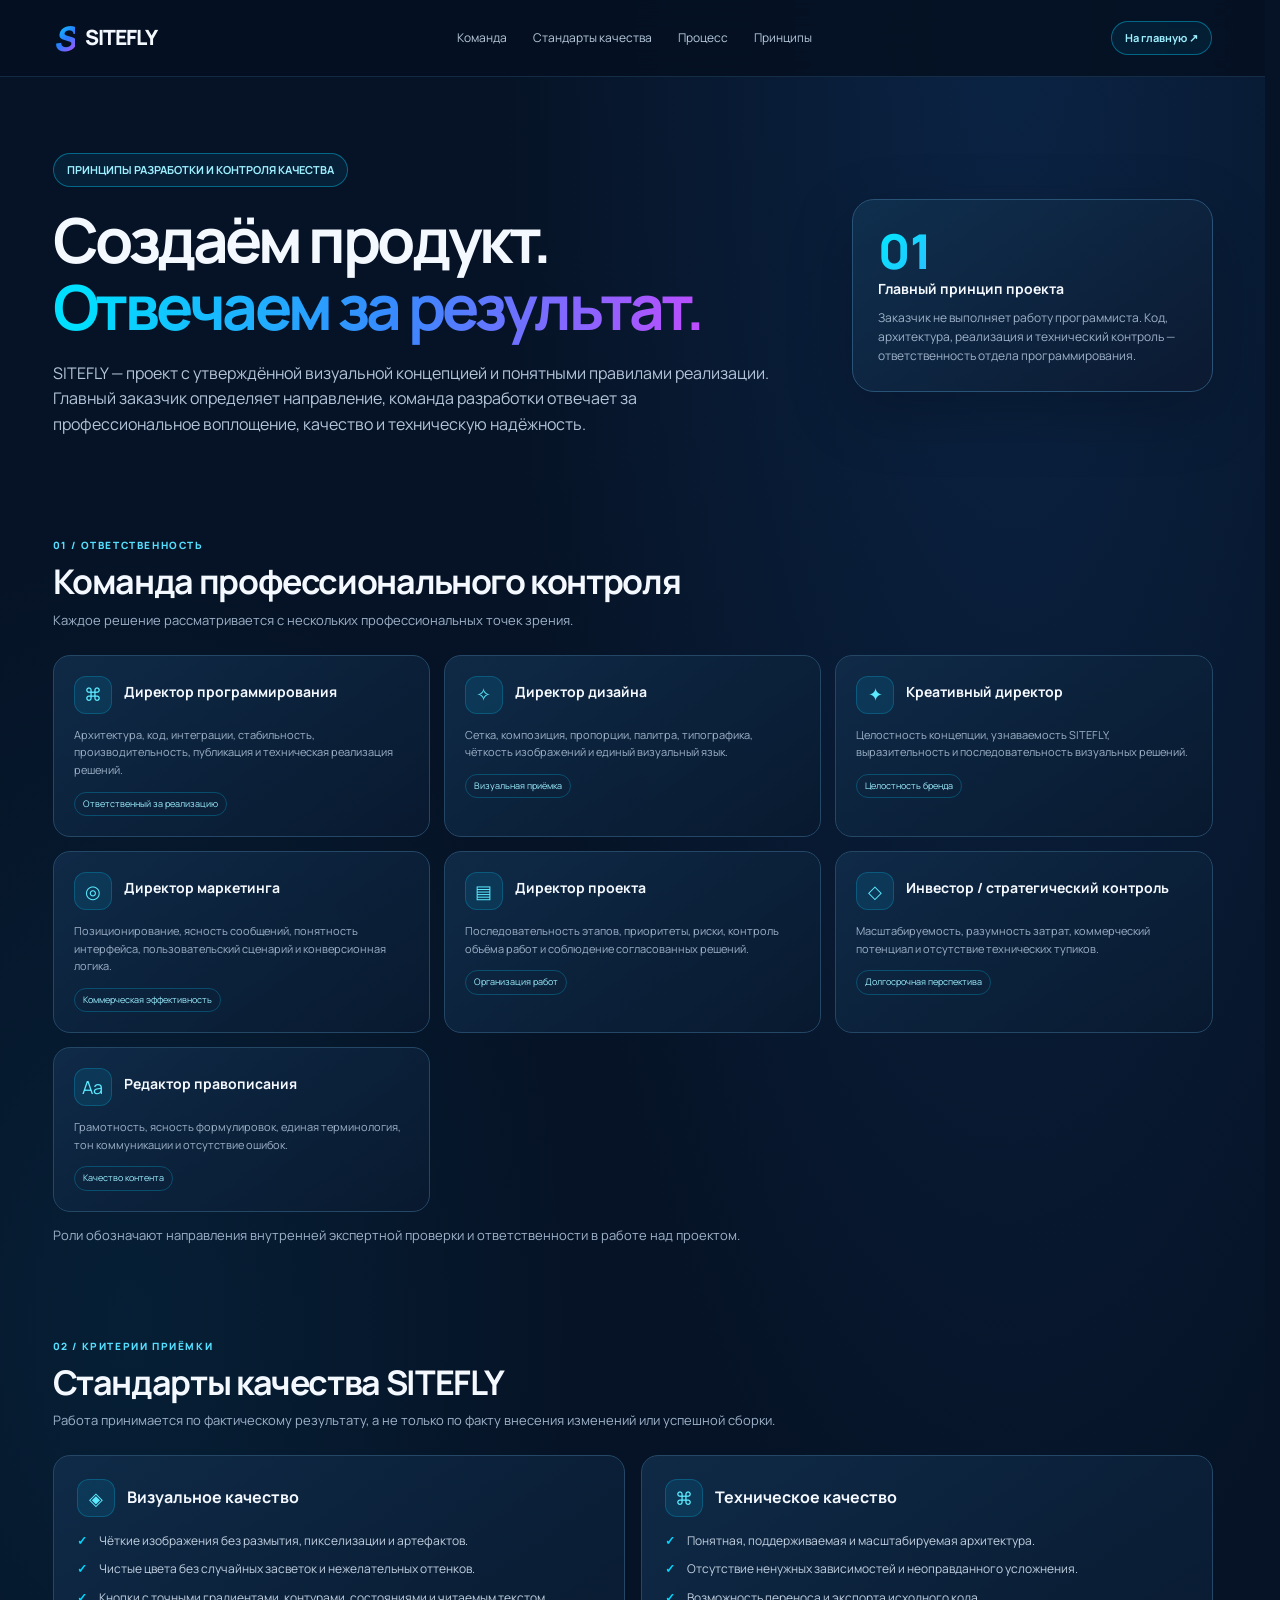
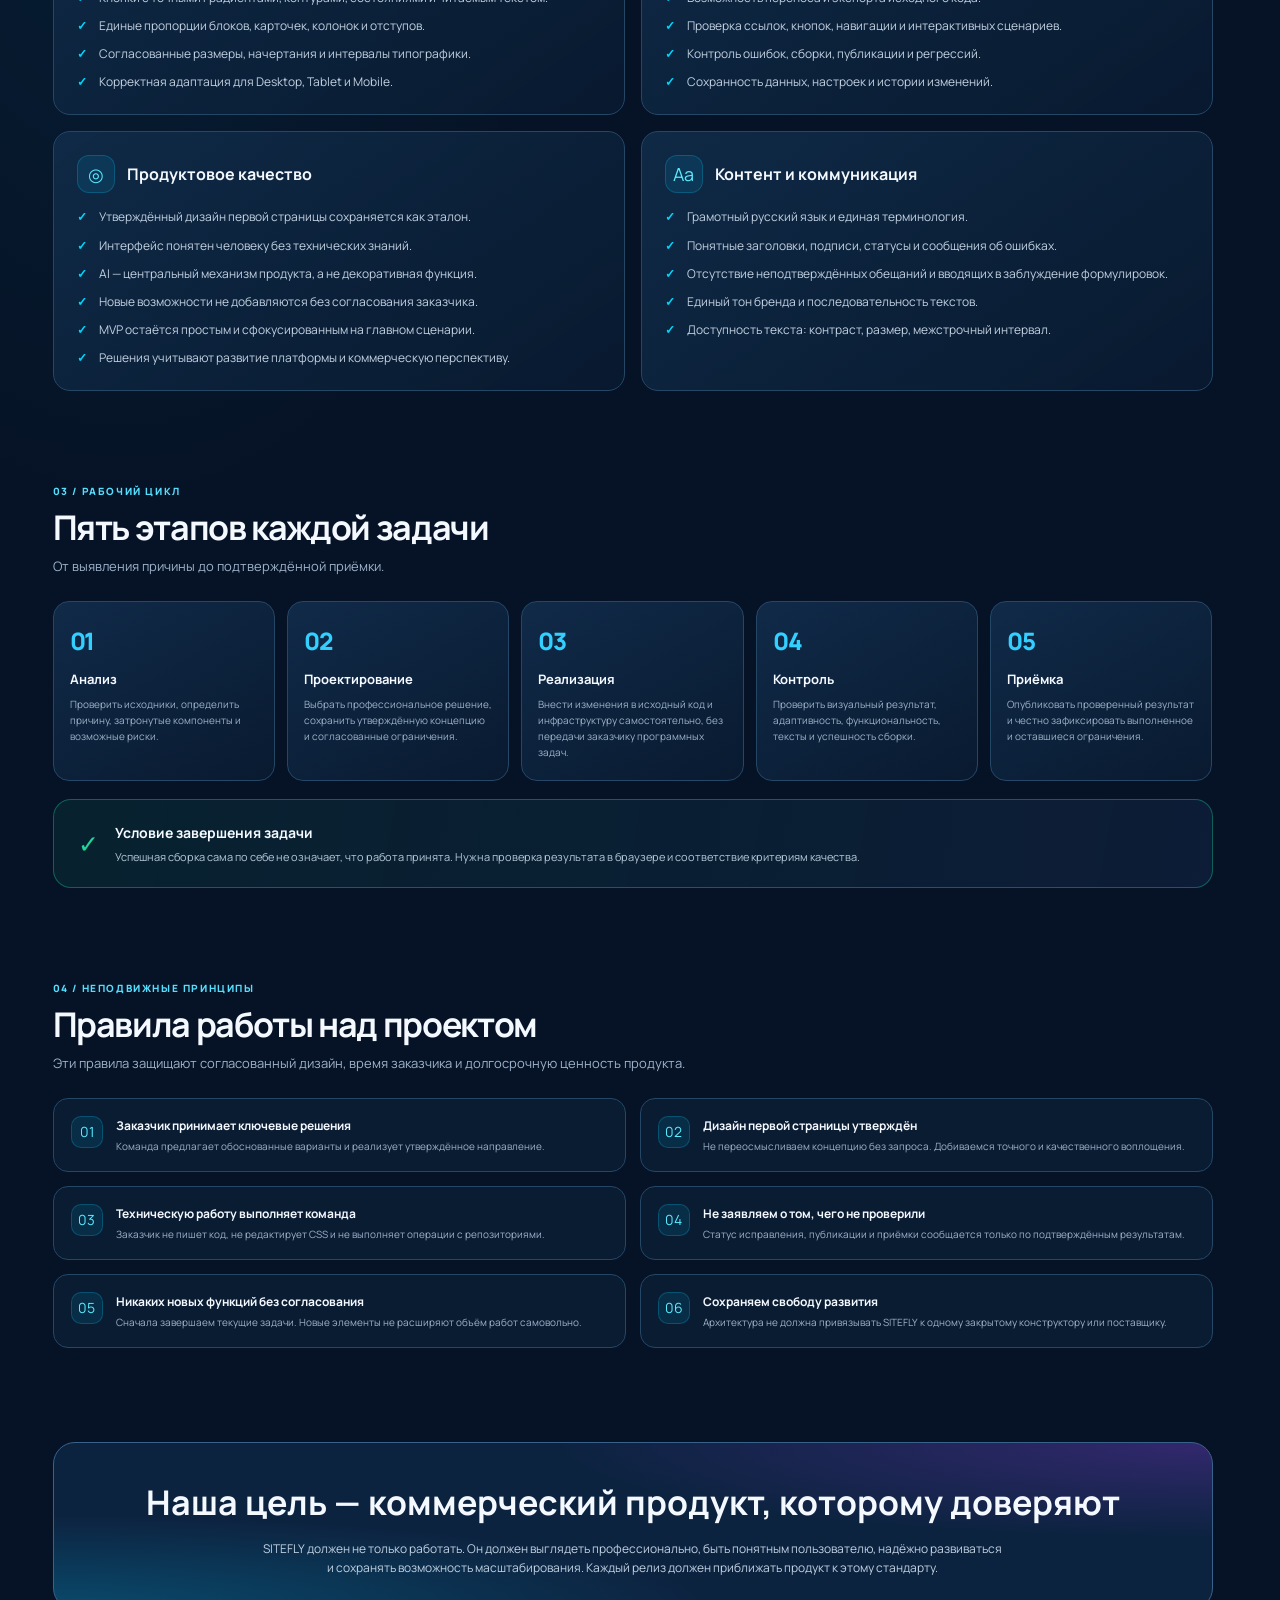
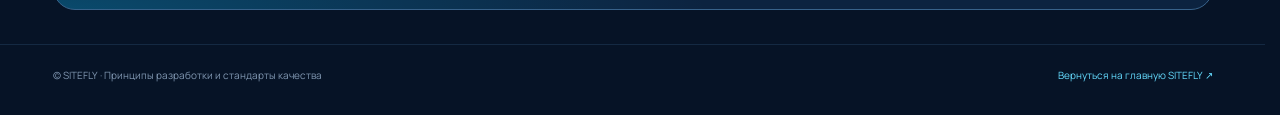
<file: standards/index.html>
<!doctype html>
<html lang="ru">
<head>
<meta charset="utf-8">
<meta name="viewport" content="width=device-width,initial-scale=1">
<meta name="theme-color" content="#061326">
<meta name="description" content="Принципы управления, разработки и контроля качества проекта SITEFLY.">
<title>SITEFLY — Принципы разработки и стандарты качества</title>
<link rel="preconnect" href="https://fonts.googleapis.com">
<link rel="preconnect" href="https://fonts.gstatic.com" crossorigin>
<link href="https://fonts.googleapis.com/css2?family=Manrope:wght@400;500;600;700;800&display=swap" rel="stylesheet">
<style>
:root{color-scheme:dark;--bg:#061326;--panel:#0b1d34;--panel2:#102744;--line:#244766;--muted:#9eb2c9;--text:#f4f8ff;--cyan:#00d9ff;--blue:#148cff;--purple:#a43cff;--green:#20d69a}
*{box-sizing:border-box}html{scroll-behavior:smooth;scrollbar-gutter:stable}body{margin:0;background:radial-gradient(ellipse at 80% 0%,rgba(31,102,190,.2),transparent 36%),radial-gradient(ellipse at 10% 40%,rgba(0,190,255,.07),transparent 28%),var(--bg);color:var(--text);font-family:Manrope,Arial,sans-serif;line-height:1.6}a{color:inherit;text-decoration:none}.wrap{width:min(1160px,calc(100% - 48px));margin:auto}.topbar{position:sticky;top:0;z-index:10;background:rgba(5,17,34,.88);backdrop-filter:blur(18px);border-bottom:1px solid rgba(75,132,180,.24)}.nav{height:76px;display:flex;align-items:center;justify-content:space-between;gap:24px}.brand{display:flex;align-items:center;gap:10px;font-size:21px;font-weight:800;letter-spacing:-.04em}.mark{font-size:34px;line-height:1;font-weight:800;font-style:italic;background:linear-gradient(135deg,#00e5ff,#297dff 55%,#c34cff);color:transparent;background-clip:text}.navlinks{display:flex;gap:26px;color:#b8c9dc;font-size:12px}.navlinks a:hover{color:white}.pill{display:inline-flex;align-items:center;gap:8px;border:1px solid rgba(0,213,255,.4);border-radius:99px;padding:7px 13px;color:#9eefff;background:rgba(0,193,255,.08);font-size:11px;font-weight:700}.hero{padding:76px 0 54px}.hero-grid{display:grid;grid-template-columns:1.35fr .65fr;gap:52px;align-items:center}.eyebrow{margin-bottom:20px}.hero h1{font-size:clamp(36px,5.4vw,62px);line-height:1.08;letter-spacing:-.055em;margin:0 0 20px}.grad{background:linear-gradient(100deg,#00dfff 5%,#3889ff 53%,#c04cff 100%);color:transparent;background-clip:text}.lead{max-width:720px;color:#b4c5d9;font-size:16px;margin:0}.hero-note{border:1px solid #285276;border-radius:22px;padding:25px;background:linear-gradient(145deg,rgba(15,48,79,.94),rgba(12,25,49,.96));box-shadow:0 20px 65px rgba(0,0,0,.22)}.hero-note strong{display:block;font-size:14px;margin-bottom:8px}.hero-note p{margin:0;color:var(--muted);font-size:12px}.hero-note .big{font-size:48px;font-weight:800;line-height:1.1;background:linear-gradient(130deg,#00eaff,#9c4cff);color:transparent;background-clip:text}.section{padding:46px 0}.section-head{margin-bottom:24px}.kicker{font-size:10px;text-transform:uppercase;letter-spacing:.16em;color:#54dfff;font-weight:800}.section h2{font-size:clamp(24px,3vw,34px);letter-spacing:-.04em;line-height:1.2;margin:8px 0}.sub{color:var(--muted);font-size:13px;margin:0}.roles{display:grid;grid-template-columns:repeat(3,1fr);gap:14px}.card{background:linear-gradient(145deg,rgba(16,43,72,.94),rgba(8,25,47,.98));border:1px solid var(--line);border-radius:17px;padding:20px;min-width:0}.role-top{display:flex;align-items:center;gap:12px;margin-bottom:12px}.icon{width:38px;height:38px;flex:none;border-radius:12px;display:grid;place-items:center;color:#5beaff;background:rgba(0,197,255,.1);border:1px solid rgba(0,207,255,.23);font-size:18px}.card h3{font-size:14px;margin:0 0 6px}.card p{font-size:11px;color:var(--muted);margin:0}.role-tag{display:inline-block;margin-top:13px;font-size:9px;color:#9cefff;border:1px solid rgba(0,207,255,.25);border-radius:99px;padding:4px 8px}.criteria{display:grid;grid-template-columns:repeat(2,1fr);gap:16px}.criteria .card{padding:23px}.card-title{display:flex;gap:12px;align-items:center;margin-bottom:14px}.card-title h3{font-size:16px;margin:0}.checklist{list-style:none;padding:0;margin:0;display:grid;gap:9px}.checklist li{position:relative;padding-left:22px;color:#c2d1e1;font-size:12px}.checklist li:before{content:'✓';position:absolute;left:0;top:0;color:var(--cyan);font-weight:800}.flow{display:grid;grid-template-columns:repeat(5,1fr);gap:12px;counter-reset:phase}.phase{position:relative;padding:20px 16px;border:1px solid var(--line);border-radius:16px;background:linear-gradient(150deg,#102a48,#091a30);counter-increment:phase}.phase:before{content:'0' counter(phase);font-size:24px;font-weight:800;letter-spacing:-.05em;color:#32cfff}.phase h3{font-size:13px;margin:9px 0 6px}.phase p{font-size:10px;color:var(--muted);margin:0}.gate{margin-top:18px;padding:22px 24px;border-radius:18px;border:1px solid rgba(31,218,165,.35);background:linear-gradient(100deg,rgba(12,81,78,.24),rgba(20,38,71,.5));display:flex;gap:16px;align-items:center}.gate-icon{font-size:25px;color:var(--green)}.gate strong{display:block;font-size:14px}.gate p{font-size:11px;color:#b6c9d9;margin:3px 0 0}.rules{display:grid;grid-template-columns:repeat(2,1fr);gap:14px}.rule{display:flex;gap:13px;align-items:flex-start;padding:17px;border:1px solid var(--line);border-radius:15px;background:rgba(12,31,55,.78)}.rule b{display:block;font-size:12px;margin-bottom:3px}.rule span{display:block;color:var(--muted);font-size:10px}.rule .icon{width:32px;height:32px;border-radius:10px;font-size:14px}.closing{margin:48px 0 34px;padding:32px;border-radius:22px;border:1px solid #38628a;background:radial-gradient(ellipse at 0% 100%,rgba(0,204,255,.23),transparent 40%),radial-gradient(ellipse at 100% 0%,rgba(173,56,255,.24),transparent 40%),#0c2340;text-align:center}.closing h2{font-size:clamp(23px,3vw,34px);margin:0 0 9px}.closing p{max-width:740px;margin:0 auto;color:#c1d1e2;font-size:12px}.footer{padding:22px 0 32px;border-top:1px solid rgba(75,132,180,.2);color:#8097b1;font-size:10px}.footer-inner{display:flex;justify-content:space-between;gap:18px;align-items:center}.back{color:#65dcff}.back:hover{color:white}
@media(max-width:900px){.hero-grid{grid-template-columns:1fr;gap:25px}.hero-note{max-width:none}.roles{grid-template-columns:repeat(2,1fr)}.flow{grid-template-columns:repeat(3,1fr)}.navlinks{gap:14px}}
@media(max-width:640px){.wrap{width:min(100% - 32px,560px)}.nav{height:64px}.navlinks{display:none}.brand{font-size:18px}.mark{font-size:30px}.hero{padding:48px 0 28px}.hero h1{font-size:38px}.lead{font-size:14px}.section{padding:32px 0}.roles,.criteria,.rules{grid-template-columns:1fr}.flow{grid-template-columns:1fr}.phase{display:grid;grid-template-columns:46px 1fr;column-gap:10px;align-items:center}.phase:before{grid-row:span 2}.phase h3{margin:0 0 3px}.phase p{grid-column:2}.card{padding:18px}.gate{align-items:flex-start;padding:18px}.closing{padding:25px 18px;margin:30px 0 24px}.footer-inner{align-items:flex-start;flex-direction:column}}
@media(prefers-reduced-motion:no-preference){a,button{transition:color .2s ease,background .2s ease,border-color .2s ease}}
</style>
</head>
<body>
<header class="topbar"><div class="wrap nav"><a class="brand" href="../" aria-label="SITEFLY — главная"><span class="mark">S</span><span>SITEFLY</span></a><nav class="navlinks" aria-label="Навигация"><a href="#team">Команда</a><a href="#quality">Стандарты качества</a><a href="#process">Процесс</a><a href="#principles">Принципы</a></nav><a class="pill" href="../">На главную ↗</a></div></header>
<main>
<section class="hero"><div class="wrap hero-grid"><div><div class="eyebrow"><span class="pill">ПРИНЦИПЫ РАЗРАБОТКИ И КОНТРОЛЯ КАЧЕСТВА</span></div><h1>Создаём продукт.<br><span class="grad">Отвечаем за результат.</span></h1><p class="lead">SITEFLY — проект с утверждённой визуальной концепцией и понятными правилами реализации. Главный заказчик определяет направление, команда разработки отвечает за профессиональное воплощение, качество и техническую надёжность.</p></div><aside class="hero-note"><div class="big">01</div><strong>Главный принцип проекта</strong><p>Заказчик не выполняет работу программиста. Код, архитектура, реализация и технический контроль — ответственность отдела программирования.</p></aside></div></section>
<section class="section" id="team"><div class="wrap"><div class="section-head"><div class="kicker">01 / Ответственность</div><h2>Команда профессионального контроля</h2><p class="sub">Каждое решение рассматривается с нескольких профессиональных точек зрения.</p></div><div class="roles">
<article class="card"><div class="role-top"><div class="icon">⌘</div><h3>Директор программирования</h3></div><p>Архитектура, код, интеграции, стабильность, производительность, публикация и техническая реализация решений.</p><span class="role-tag">Ответственный за реализацию</span></article>
<article class="card"><div class="role-top"><div class="icon">✧</div><h3>Директор дизайна</h3></div><p>Сетка, композиция, пропорции, палитра, типографика, чёткость изображений и единый визуальный язык.</p><span class="role-tag">Визуальная приёмка</span></article>
<article class="card"><div class="role-top"><div class="icon">✦</div><h3>Креативный директор</h3></div><p>Целостность концепции, узнаваемость SITEFLY, выразительность и последовательность визуальных решений.</p><span class="role-tag">Целостность бренда</span></article>
<article class="card"><div class="role-top"><div class="icon">◎</div><h3>Директор маркетинга</h3></div><p>Позиционирование, ясность сообщений, понятность интерфейса, пользовательский сценарий и конверсионная логика.</p><span class="role-tag">Коммерческая эффективность</span></article>
<article class="card"><div class="role-top"><div class="icon">▤</div><h3>Директор проекта</h3></div><p>Последовательность этапов, приоритеты, риски, контроль объёма работ и соблюдение согласованных решений.</p><span class="role-tag">Организация работ</span></article>
<article class="card"><div class="role-top"><div class="icon">◇</div><h3>Инвестор / стратегический контроль</h3></div><p>Масштабируемость, разумность затрат, коммерческий потенциал и отсутствие технических тупиков.</p><span class="role-tag">Долгосрочная перспектива</span></article>
<article class="card"><div class="role-top"><div class="icon">Aa</div><h3>Редактор правописания</h3></div><p>Грамотность, ясность формулировок, единая терминология, тон коммуникации и отсутствие ошибок.</p><span class="role-tag">Качество контента</span></article>
</div><p class="sub" style="margin-top:13px">Роли обозначают направления внутренней экспертной проверки и ответственности в работе над проектом.</p></div></section>
<section class="section" id="quality"><div class="wrap"><div class="section-head"><div class="kicker">02 / Критерии приёмки</div><h2>Стандарты качества SITEFLY</h2><p class="sub">Работа принимается по фактическому результату, а не только по факту внесения изменений или успешной сборки.</p></div><div class="criteria">
<article class="card"><div class="card-title"><div class="icon">◈</div><h3>Визуальное качество</h3></div><ul class="checklist"><li>Чёткие изображения без размытия, пикселизации и артефактов.</li><li>Чистые цвета без случайных засветок и нежелательных оттенков.</li><li>Кнопки с точными градиентами, контурами, состояниями и читаемым текстом.</li><li>Единые пропорции блоков, карточек, колонок и отступов.</li><li>Согласованные размеры, начертания и интервалы типографики.</li><li>Корректная адаптация для Desktop, Tablet и Mobile.</li></ul></article>
<article class="card"><div class="card-title"><div class="icon">⌘</div><h3>Техническое качество</h3></div><ul class="checklist"><li>Понятная, поддерживаемая и масштабируемая архитектура.</li><li>Отсутствие ненужных зависимостей и неоправданного усложнения.</li><li>Возможность переноса и экспорта исходного кода.</li><li>Проверка ссылок, кнопок, навигации и интерактивных сценариев.</li><li>Контроль ошибок, сборки, публикации и регрессий.</li><li>Сохранность данных, настроек и истории изменений.</li></ul></article>
<article class="card"><div class="card-title"><div class="icon">◎</div><h3>Продуктовое качество</h3></div><ul class="checklist"><li>Утверждённый дизайн первой страницы сохраняется как эталон.</li><li>Интерфейс понятен человеку без технических знаний.</li><li>AI — центральный механизм продукта, а не декоративная функция.</li><li>Новые возможности не добавляются без согласования заказчика.</li><li>MVP остаётся простым и сфокусированным на главном сценарии.</li><li>Решения учитывают развитие платформы и коммерческую перспективу.</li></ul></article>
<article class="card"><div class="card-title"><div class="icon">Aa</div><h3>Контент и коммуникация</h3></div><ul class="checklist"><li>Грамотный русский язык и единая терминология.</li><li>Понятные заголовки, подписи, статусы и сообщения об ошибках.</li><li>Отсутствие неподтверждённых обещаний и вводящих в заблуждение формулировок.</li><li>Единый тон бренда и последовательность текстов.</li><li>Доступность текста: контраст, размер, межстрочный интервал.</li></ul></article>
</div></div></section>
<section class="section" id="process"><div class="wrap"><div class="section-head"><div class="kicker">03 / Рабочий цикл</div><h2>Пять этапов каждой задачи</h2><p class="sub">От выявления причины до подтверждённой приёмки.</p></div><div class="flow">
<article class="phase"><h3>Анализ</h3><p>Проверить исходники, определить причину, затронутые компоненты и возможные риски.</p></article>
<article class="phase"><h3>Проектирование</h3><p>Выбрать профессиональное решение, сохранить утверждённую концепцию и согласованные ограничения.</p></article>
<article class="phase"><h3>Реализация</h3><p>Внести изменения в исходный код и инфраструктуру самостоятельно, без передачи заказчику программных задач.</p></article>
<article class="phase"><h3>Контроль</h3><p>Проверить визуальный результат, адаптивность, функциональность, тексты и успешность сборки.</p></article>
<article class="phase"><h3>Приёмка</h3><p>Опубликовать проверенный результат и честно зафиксировать выполненное и оставшиеся ограничения.</p></article>
</div><div class="gate"><div class="gate-icon">✓</div><div><strong>Условие завершения задачи</strong><p>Успешная сборка сама по себе не означает, что работа принята. Нужна проверка результата в браузере и соответствие критериям качества.</p></div></div></div></section>
<section class="section" id="principles"><div class="wrap"><div class="section-head"><div class="kicker">04 / Неподвижные принципы</div><h2>Правила работы над проектом</h2><p class="sub">Эти правила защищают согласованный дизайн, время заказчика и долгосрочную ценность продукта.</p></div><div class="rules">
<div class="rule"><div class="icon">01</div><div><b>Заказчик принимает ключевые решения</b><span>Команда предлагает обоснованные варианты и реализует утверждённое направление.</span></div></div>
<div class="rule"><div class="icon">02</div><div><b>Дизайн первой страницы утверждён</b><span>Не переосмысливаем концепцию без запроса. Добиваемся точного и качественного воплощения.</span></div></div>
<div class="rule"><div class="icon">03</div><div><b>Техническую работу выполняет команда</b><span>Заказчик не пишет код, не редактирует CSS и не выполняет операции с репозиториями.</span></div></div>
<div class="rule"><div class="icon">04</div><div><b>Не заявляем о том, чего не проверили</b><span>Статус исправления, публикации и приёмки сообщается только по подтверждённым результатам.</span></div></div>
<div class="rule"><div class="icon">05</div><div><b>Никаких новых функций без согласования</b><span>Сначала завершаем текущие задачи. Новые элементы не расширяют объём работ самовольно.</span></div></div>
<div class="rule"><div class="icon">06</div><div><b>Сохраняем свободу развития</b><span>Архитектура не должна привязывать SITEFLY к одному закрытому конструктору или поставщику.</span></div></div>
</div></div></section>
<div class="wrap"><section class="closing"><h2>Наша цель — коммерческий продукт, которому доверяют</h2><p>SITEFLY должен не только работать. Он должен выглядеть профессионально, быть понятным пользователю, надёжно развиваться и сохранять возможность масштабирования. Каждый релиз должен приближать продукт к этому стандарту.</p></section></div>
</main>
<footer class="footer"><div class="wrap footer-inner"><span>© SITEFLY · Принципы разработки и стандарты качества</span><a class="back" href="../">Вернуться на главную SITEFLY ↗</a></div></footer>
</body></html>
</file>
